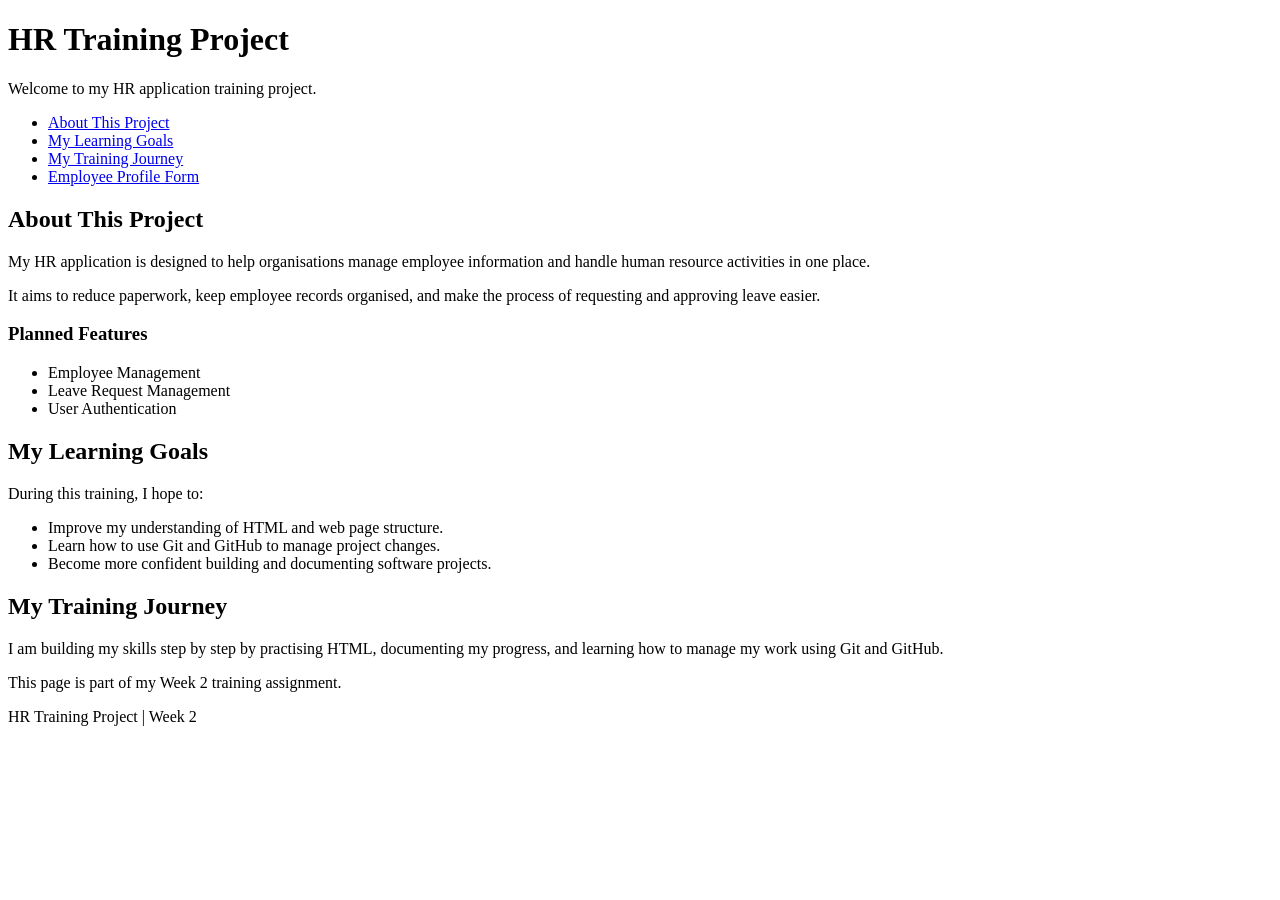
<file: week02/index.html>
<!DOCTYPE html>

<html lang="en">
<head>
    <meta charset="UTF-8">
    <meta name="viewport" content="width=device-width, initial-scale=1.0">
    <title>HR Training Project | Home</title>
</head>
<body>


<header>
    <h1>HR Training Project</h1>
    <p>Welcome to my HR application training project.</p>

    <nav>
        <ul>
            <li><a href="#about-project">About This Project</a></li>
            <li><a href="#learning-goals">My Learning Goals</a></li>
            <li><a href="#training-journey">My Training Journey</a></li>
            <li><a href="employee-form.html">Employee Profile Form</a></li>
        </ul>
    </nav>
</header>

<main>
    <section id="about-project">
        <h2>About This Project</h2>

        <p>
            My HR application is designed to help organisations manage
            employee information and handle human resource activities
            in one place.
        </p>

        <p>
            It aims to reduce paperwork, keep employee records organised,
            and make the process of requesting and approving leave easier.
        </p>

        <h3>Planned Features</h3>
        <ul>
            <li>Employee Management</li>
            <li>Leave Request Management</li>
            <li>User Authentication</li>
        </ul>
    </section>

    <section id="learning-goals">
        <h2>My Learning Goals</h2>

        <p>During this training, I hope to:</p>

        <ul>
            <li>Improve my understanding of HTML and web page structure.</li>
            <li>Learn how to use Git and GitHub to manage project changes.</li>
            <li>Become more confident building and documenting software projects.</li>
        </ul>
    </section>

    <section id="training-journey">
        <h2>My Training Journey</h2>

        <p>
            I am building my skills step by step by practising HTML,
            documenting my progress, and learning how to manage my work
            using Git and GitHub.
        </p>

        <p>
            This page is part of my Week 2 training assignment.
        </p>
    </section>
</main>

<footer>
    <p>HR Training Project | Week 2</p>
</footer>


</body>
</html>
</file>
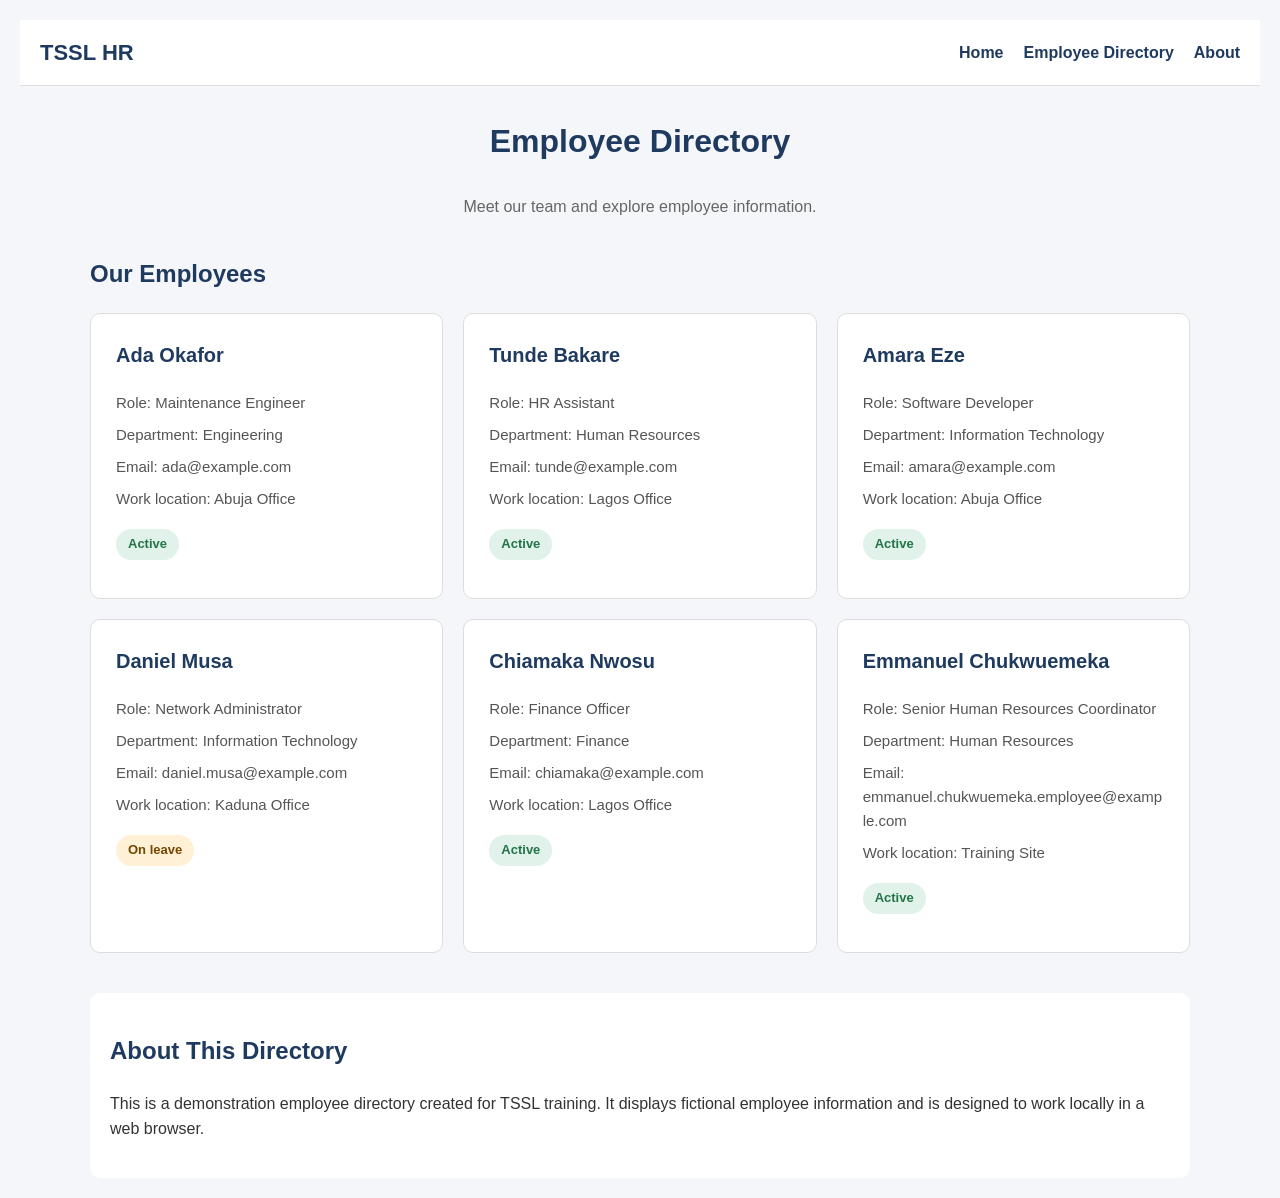
<file: week03/index.html>
<!DOCTYPE html>
<html lang="en">
<head>
    <meta charset="UTF-8">
    <meta name="viewport" content="width=device-width, initial-scale=1.0">
    <title>Employee Directory | TSSL HR</title>
    <link rel="stylesheet" href="styles.css">
</head>

<body>

    <header class="site-header">
        <nav class="navbar">
            <a href="index.html" class="logo">TSSL HR</a>

            <div class="nav-links">
                <a href="#home">Home</a>
                <a href="#directory">Employee Directory</a>
                <a href="#about">About</a>
            </div>
        </nav>
    </header>

    <main id="home">

        <section class="intro">
            <h1>Employee Directory</h1>
            <p>Meet our team and explore employee information.</p>
        </section>

        <section id="directory">
            <h2>Our Employees</h2>

            <div class="employee-grid">

                <article class="employee-card">
                    <h3>Ada Okafor</h3>
                    <p class="meta">Role: Maintenance Engineer</p>
                    <p class="meta">Department: Engineering</p>
                    <p class="meta">Email: ada@example.com</p>
                    <p class="meta">Work location: Abuja Office</p>
                    <p class="status">Active</p>
                </article>

                <article class="employee-card">
                    <h3>Tunde Bakare</h3>
                    <p class="meta">Role: HR Assistant</p>
                    <p class="meta">Department: Human Resources</p>
                    <p class="meta">Email: tunde@example.com</p>
                    <p class="meta">Work location: Lagos Office</p>
                    <p class="status">Active</p>
                </article>

                <article class="employee-card">
                    <h3>Amara Eze</h3>
                    <p class="meta">Role: Software Developer</p>
                    <p class="meta">Department: Information Technology</p>
                    <p class="meta">Email: amara@example.com</p>
                    <p class="meta">Work location: Abuja Office</p>
                    <p class="status">Active</p>
                </article>

                <article class="employee-card">
                    <h3>Daniel Musa</h3>
                    <p class="meta">Role: Network Administrator</p>
                    <p class="meta">Department: Information Technology</p>
                    <p class="meta">Email: daniel.musa@example.com</p>
                    <p class="meta">Work location: Kaduna Office</p>
                    <p class="status status--leave">On leave</p>
                </article>

                <article class="employee-card">
                    <h3>Chiamaka Nwosu</h3>
                    <p class="meta">Role: Finance Officer</p>
                    <p class="meta">Department: Finance</p>
                    <p class="meta">Email: chiamaka@example.com</p>
                    <p class="meta">Work location: Lagos Office</p>
                    <p class="status">Active</p>
                </article>

                <article class="employee-card">
                    <h3>Emmanuel Chukwuemeka</h3>
                    <p class="meta">Role: Senior Human Resources Coordinator</p>
                    <p class="meta">Department: Human Resources</p>
                    <p class="meta">Email: emmanuel.chukwuemeka.employee@example.com</p>
                    <p class="meta">Work location: Training Site</p>
                    <p class="status">Active</p>
                </article>

            </div>
        </section>

        <section id="about" class="about">
            <h2>About This Directory</h2>
            <p>
                This is a demonstration employee directory created for TSSL training.
                It displays fictional employee information and is designed to work
                locally in a web browser.
            </p>
        </section>

    </main>

</body>
</html>
</file>
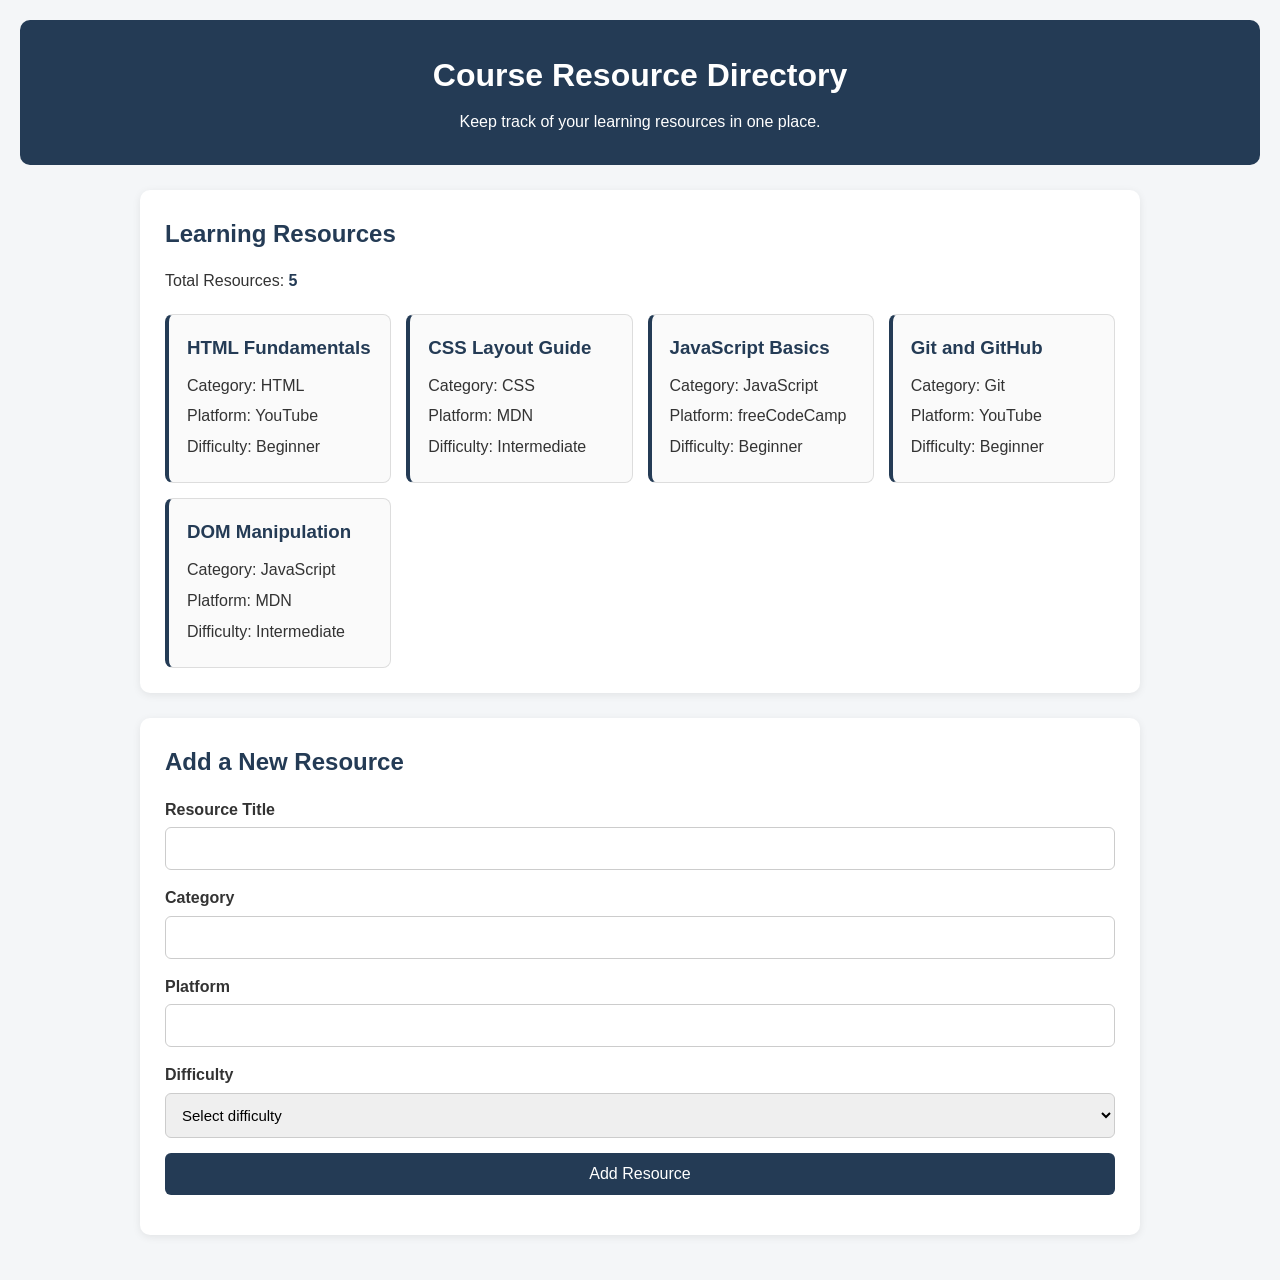
<file: week04/course-resource-directory/index.html>
<!DOCTYPE html>
<html lang="en">
<head>
    <meta charset="UTF-8">
    <meta name="viewport" content="width=device-width, initial-scale=1.0">
    <title>Course Resource Directory</title>
    <link rel="stylesheet" href="style.css">
    <script src="script.js" defer></script>
</head>
<body>

    <header>
        <h1>Course Resource Directory</h1>
        <p>Keep track of your learning resources in one place.</p>
    </header>

    <main>

        <section class="resource-section">
            <h2>Learning Resources</h2>
            <p>Total Resources: <span id="resource-count">0</span></p>

            <p id="empty-message">No resources have been added yet.</p>

            <div id="resource-list"></div>
        </section>

        <section class="form-section">
            <h2>Add a New Resource</h2>

            <form id="resource-form">

                <div>
                    <label for="title">Resource Title</label>
                    <input type="text" id="title" name="title">
                </div>

                <div>
                    <label for="category">Category</label>
                    <input type="text" id="category" name="category">
                </div>

                <div>
                    <label for="platform">Platform</label>
                    <input type="text" id="platform" name="platform">
                </div>

                <div>
                    <label for="difficulty">Difficulty</label>
                    <select id="difficulty" name="difficulty">
                        <option value="">Select difficulty</option>
                        <option value="Beginner">Beginner</option>
                        <option value="Intermediate">Intermediate</option>
                        <option value="Advanced">Advanced</option>
                    </select>
                </div>

                <button type="submit">Add Resource</button>

            </form>

            <p id="feedback" aria-live="polite"></p>
        </section>

    </main>

</body>
</html>
</file>
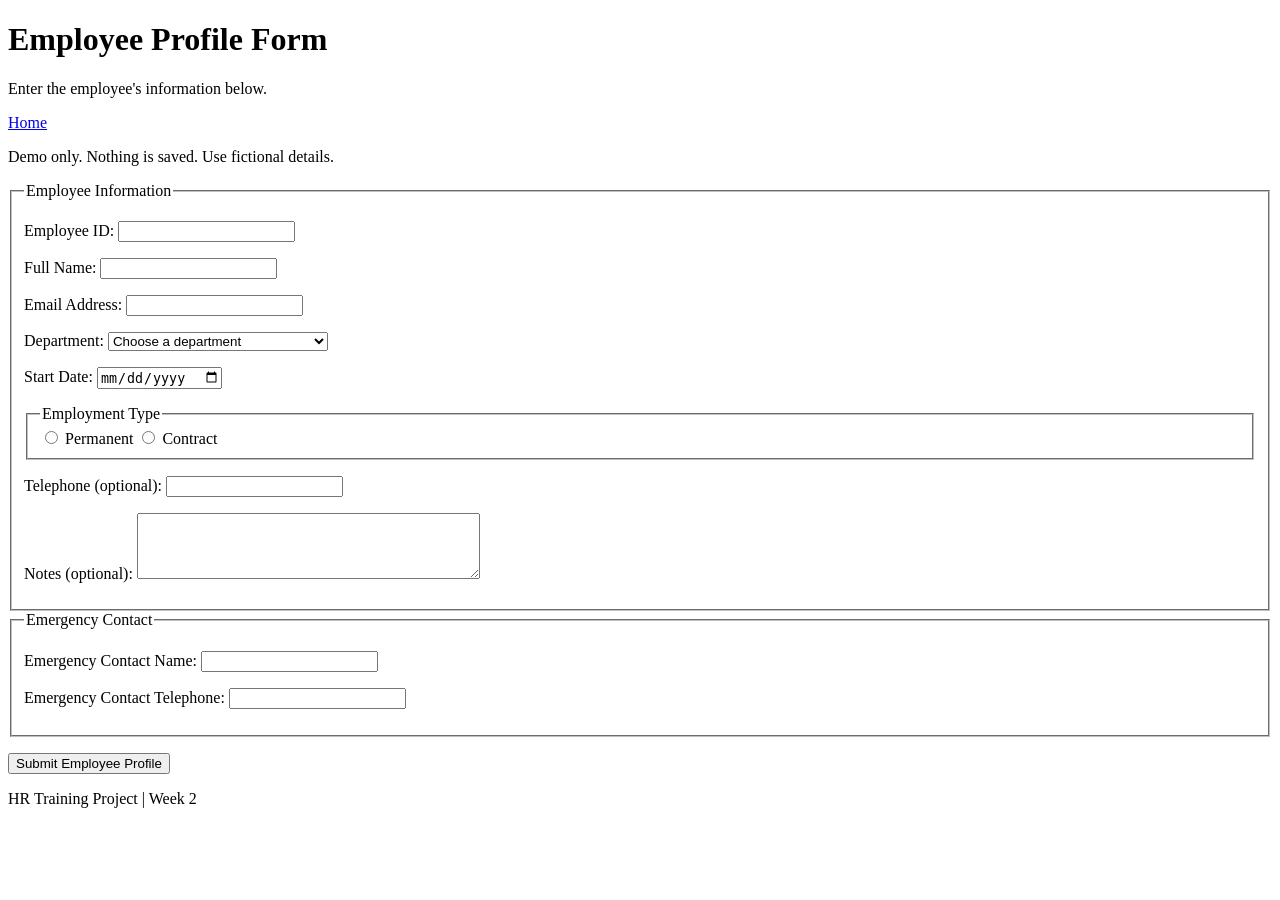
<file: week02/employee-form.html>
<!DOCTYPE html>
<html lang="en">
<head>
    <meta charset="UTF-8">
    <meta name="viewport" content="width=device-width, initial-scale=1.0">
    <title>Employee Profile Form</title>
</head>
<body>

    <header>
        <h1>Employee Profile Form</h1>
        <p>Enter the employee's information below.</p>

        <nav>
            <a href="index.html">Home</a>
        </nav>
    </header>

    <main>

        <p id="demo-note">Demo only. Nothing is saved. Use fictional details.</p>

        <form action="form-preview.html" method="get" aria-describedby="demo-note">

            <fieldset>
                <legend>Employee Information</legend>

                <p>
                    <label for="employee-id">Employee ID:</label>
                    <input type="text" id="employee-id" name="employee_id"
                           maxlength="20" required>
                </p>

                <p>
                    <label for="full-name">Full Name:</label>
                    <input type="text" id="full-name" name="full_name" required>
                </p>

                <p>
                    <label for="email">Email Address:</label>
                    <input type="email" id="email" name="email" required>
                </p>

                <p>
                    <label for="department">Department:</label>
                    <select id="department" name="department" required>
                        <option value="">Choose a department</option>
                        <option value="Human Resources">Human Resources</option>
                        <option value="IT">IT</option>
                        <option value="Finance">Finance</option>
                        <option value="Administration">Administration</option>
                        <option value="Communication and Data Control">Communication and Data Control</option>
                    </select>
                </p>

                <p>
                    <label for="start-date">Start Date:</label>
                    <input type="date" id="start-date" name="start_date" required>
                </p>

                <fieldset>
                    <legend>Employment Type</legend>

                    <input type="radio" id="permanent" name="employment_type"
                           value="Permanent" required>
                    <label for="permanent">Permanent</label>

                    <input type="radio" id="contract" name="employment_type"
                           value="Contract">
                    <label for="contract">Contract</label>
                </fieldset>

                <p>
                    <label for="telephone">Telephone (optional):</label>
                    <input type="tel" id="telephone" name="telephone">
                </p>

                <p>
                    <label for="notes">Notes (optional):</label>
                    <textarea id="notes" name="notes" rows="4" cols="40"></textarea>
                </p>

            </fieldset>

            <fieldset>
                <legend>Emergency Contact</legend>

                <p>
                    <label for="emergency-name">Emergency Contact Name:</label>
                    <input type="text" id="emergency-name" name="emergency_name">
                </p>

                <p>
                    <label for="emergency-phone">Emergency Contact Telephone:</label>
                    <input type="tel" id="emergency-phone" name="emergency_phone">
                </p>

            </fieldset>

            <p>
                <button type="submit">Submit Employee Profile</button>
            </p>

        </form>
    </main>

    <footer>
        <p>HR Training Project | Week 2</p>
    </footer>

</body>
</html>
</file>
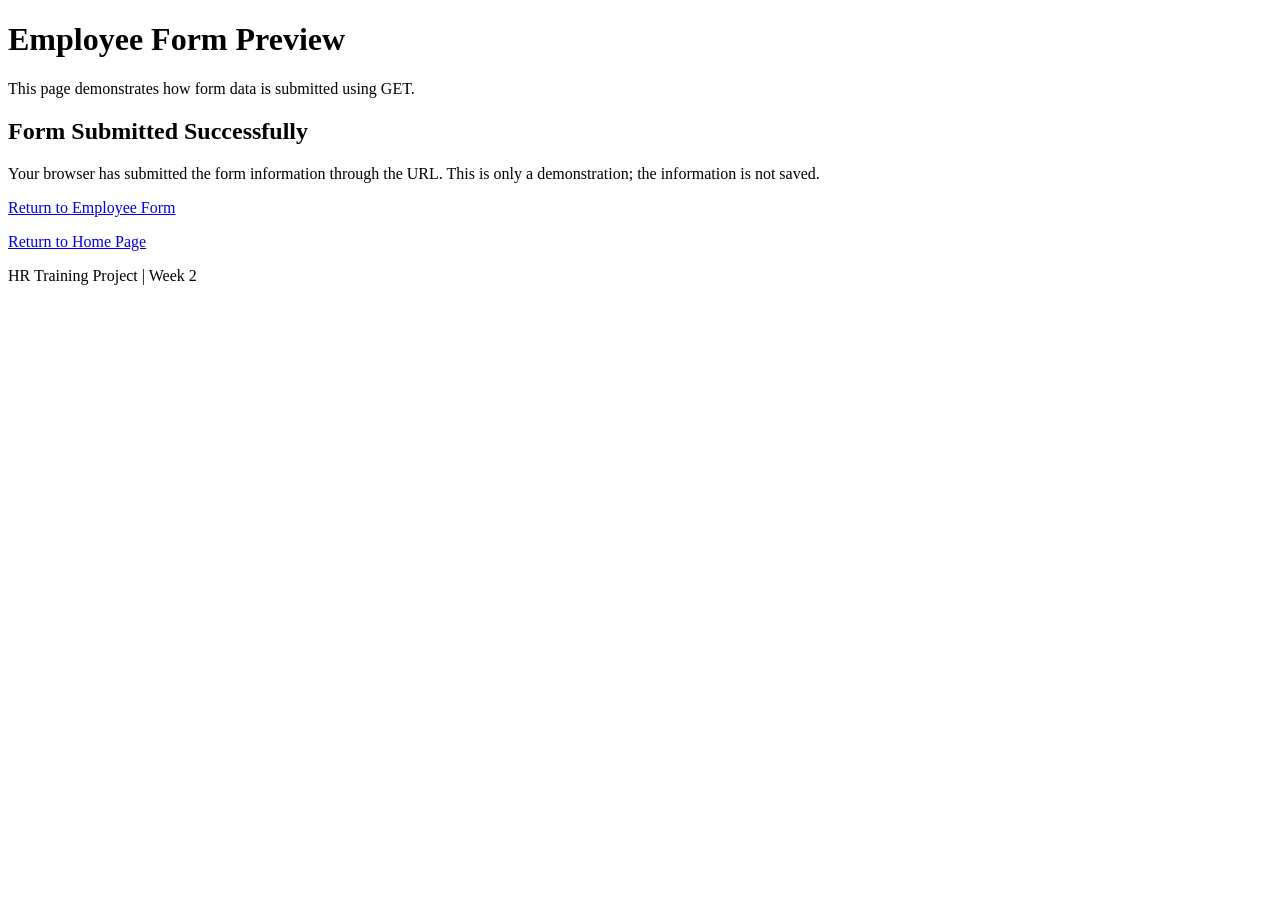
<file: week02/form-preview.html>
<!DOCTYPE html>
<html lang="en">
<head>
    <meta charset="UTF-8">
    <meta name="viewport" content="width=device-width, initial-scale=1.0">
    <title>Employee Form Preview</title>
</head>
<body>

    <header>
        <h1>Employee Form Preview</h1>
        <p>This page demonstrates how form data is submitted using GET.</p>
    </header>

    <main>
        <h2>Form Submitted Successfully</h2>

        <p>
            Your browser has submitted the form information through the URL.
            This is only a demonstration; the information is not saved.
        </p>

        <p>
            <a href="employee-form.html">Return to Employee Form</a>
        </p>

        <p>
            <a href="index.html">Return to Home Page</a>
        </p>
    </main>

    <footer>
        <p>HR Training Project | Week 2</p>
    </footer>

</body>
</html>
</file>
<file: week03/styles.css>
body {
font-family: Arial, sans-serif;
background-color: #f4f6f9;
color: #333333;
margin: 0;
padding: 20px;
line-height: 1.6;
}

.site-header {
background-color: #ffffff;
padding: 15px 20px;
border-bottom: 1px solid #dddddd;
margin-bottom: 30px;
}

.navbar {
display: flex;
justify-content: space-between;
align-items: center;
flex-wrap: wrap;
gap: 15px;
}

.logo {
color: #1f3a5f;
font-size: 22px;
font-weight: bold;
text-decoration: none;
}

.nav-links {
display: flex;
flex-wrap: wrap;
gap: 20px;
}

.nav-links a {
color: #1f3a5f;
text-decoration: none;
font-weight: bold;
}

.nav-links a:hover {
text-decoration: underline;
}

a:focus-visible {
outline: 3px solid #2563eb;
outline-offset: 4px;
}

main {
max-width: 1100px;
margin: 0 auto;
}

.intro {
text-align: center;
margin-bottom: 35px;
}

h1 {
color: #1f3a5f;
font-size: 32px;
}

.intro p {
color: #666666;
}

h2 {
color: #1f3a5f;
margin-bottom: 20px;
}

.employee-grid {
display: grid;
grid-template-columns: 1fr;
gap: 20px;
}

.employee-card {
background-color: #ffffff;
padding: 25px;
margin-bottom: 0;
border: 1px solid #dddddd;
border-radius: 10px;
overflow-wrap: anywhere;
}

.employee-card h3 {
color: #1f3a5f;
font-size: 20px;
margin-top: 0;
}

.meta {
color: #555555;
font-size: 15px;
margin: 8px 0;
}

.status {
display: inline-block;
background-color: #e0f2e9;
color: #237447;
padding: 5px 12px;
border-radius: 20px;
font-size: 13px;
font-weight: bold;
margin-top: 10px;
}

.status--leave {
background-color: #fff0d6;
color: #754600;
}

.about {
margin-top: 40px;
padding: 20px;
background-color: #ffffff;
border-radius: 10px;
}

/* Tablet layout */
@media (min-width: 48rem) {
.employee-grid {
grid-template-columns: repeat(2, 1fr);
}
}

/* Desktop layout */
@media (min-width: 70rem) {
.employee-grid {
grid-template-columns: repeat(3, 1fr);
}
}
</file>
<file: week04/course-resource-directory/style.css>
* {
    margin: 0;
    padding: 0;
    box-sizing: border-box;
}

body {
    font-family: Arial, sans-serif;
    background-color: #f4f6f8;
    color: #333;
    line-height: 1.6;
    padding: 20px;
}

header {
    text-align: center;
    background-color: #243b55;
    color: white;
    padding: 30px 15px;
    border-radius: 10px;
    margin-bottom: 25px;
}

header h1 {
    margin-bottom: 8px;
}

main {
    max-width: 1000px;
    margin: 0 auto;
}

section {
    background-color: white;
    padding: 25px;
    border-radius: 10px;
    margin-bottom: 25px;
    box-shadow: 0 2px 8px rgba(0, 0, 0, 0.08);
}

h2 {
    margin-bottom: 15px;
    color: #243b55;
}

#resource-count {
    font-weight: bold;
    color: #243b55;
}

#resource-list {
    display: grid;
    grid-template-columns: repeat(auto-fit, minmax(220px, 1fr));
    gap: 15px;
    margin-top: 20px;
}

.resource-card {
    border: 1px solid #ddd;
    border-left: 4px solid #243b55;
    padding: 18px;
    border-radius: 8px;
    background-color: #fafafa;
}

.resource-card h3 {
    margin-bottom: 10px;
    color: #243b55;
}

.resource-card p {
    margin-bottom: 5px;
}

form {
    display: grid;
    gap: 15px;
}

form div {
    display: flex;
    flex-direction: column;
}

label {
    margin-bottom: 5px;
    font-weight: bold;
}

input,
select {
    padding: 12px;
    border: 1px solid #ccc;
    border-radius: 6px;
    font-size: 15px;
}

button {
    padding: 12px;
    background-color: #243b55;
    color: white;
    border: none;
    border-radius: 6px;
    font-size: 16px;
    cursor: pointer;
}

button:hover {
    background-color: #365779;
}

#feedback {
    margin-top: 15px;
    font-weight: bold;
}

@media (max-width: 600px) {
    body {
        padding: 12px;
    }

    section {
        padding: 18px;
    }

    header h1 {
        font-size: 24px;
    }
}
</file>
